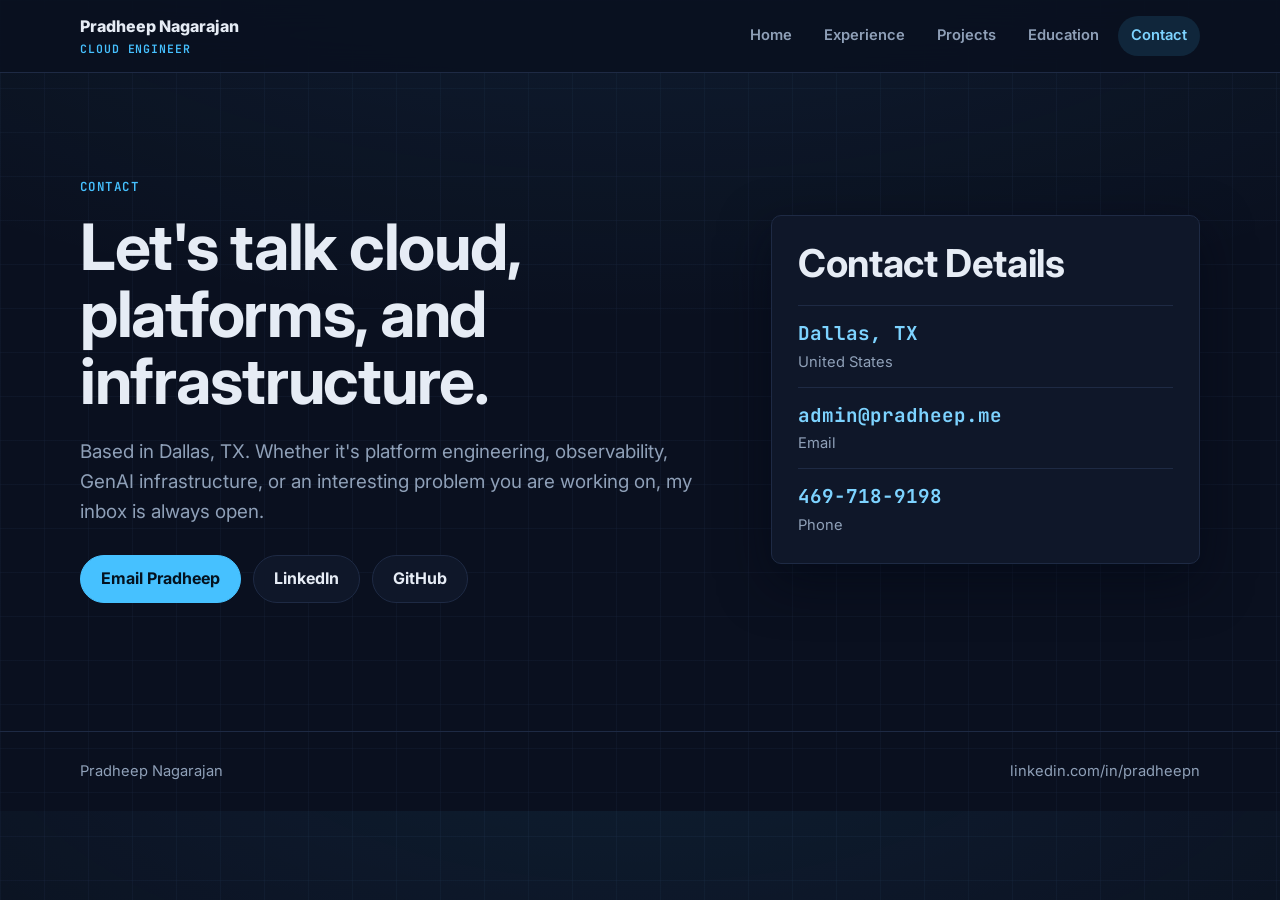
<file: contact.html>
<!doctype html>
<html lang="en">
<head>
  <meta charset="utf-8">
  <meta name="viewport" content="width=device-width, initial-scale=1.0">
  <meta name="description" content="Contact Pradheep Nagarajan, Cloud Engineer in Dallas, TX.">
  <meta property="og:type" content="website">
  <meta property="og:title" content="Contact | Pradheep Nagarajan">
  <meta property="og:description" content="Get in touch about cloud infrastructure, platform engineering, observability, and AI infrastructure.">
  <meta property="og:url" content="https://pradheep.me/contact.html">
  <meta property="og:image" content="https://pradheep.me/dp.jpg">
  <link rel="icon" href="data:image/svg+xml,%3Csvg xmlns='http://www.w3.org/2000/svg' viewBox='0 0 100 100'%3E%3Ctext y='.9em' font-size='90'%3E%E2%98%81%EF%B8%8F%3C/text%3E%3C/svg%3E">
  <title>Contact | Pradheep Nagarajan</title>
  <link rel="preconnect" href="https://fonts.googleapis.com">
  <link rel="preconnect" href="https://fonts.gstatic.com" crossorigin>
  <link href="https://fonts.googleapis.com/css2?family=Inter:wght@400;600;700;800&family=JetBrains+Mono:wght@400;500;700&display=swap" rel="stylesheet">
  <link rel="stylesheet" href="style.css?v=20260706">
</head>
<body>
  <header class="site-header">
    <nav class="nav" aria-label="Primary navigation">
      <a class="brand" href="index.html">Pradheep Nagarajan <span>Cloud Engineer</span></a>
      <div class="nav-links">
        <a href="index.html">Home</a>
        <a href="experience.html">Experience</a>
        <a href="project.html">Projects</a>
        <a href="education.html">Education</a>
        <a class="active" href="contact.html">Contact</a>
      </div>
    </nav>
  </header>

  <main class="page">
    <section class="hero">
      <div>
        <p class="eyebrow">Contact</p>
        <h1>Let's talk cloud, platforms, and infrastructure.</h1>
        <p class="lead">Based in Dallas, TX. Whether it's platform engineering, observability, GenAI infrastructure, or an interesting problem you are working on, my inbox is always open.</p>
        <div class="hero-actions">
          <a class="button primary" href="mailto:admin@pradheep.me">Email Pradheep</a>
          <a class="button secondary" href="https://www.linkedin.com/in/pradheepn/">LinkedIn</a>
          <a class="button secondary" href="https://github.com/npradheep/">GitHub</a>
        </div>
      </div>
      <aside class="hero-card">
        <h2>Contact Details</h2>
        <div class="quick-facts">
          <div class="fact">
            <strong>Dallas, TX</strong>
            <span>United States</span>
          </div>
          <div class="fact">
            <strong>admin@pradheep.me</strong>
            <span>Email</span>
          </div>
          <div class="fact">
            <strong>469-718-9198</strong>
            <span>Phone</span>
          </div>
        </div>
      </aside>
    </section>
  </main>

  <footer class="footer">
    <div class="footer-inner">
      <span>Pradheep Nagarajan</span>
      <span>linkedin.com/in/pradheepn</span>
    </div>
  </footer>
</body>
</html>
</file>
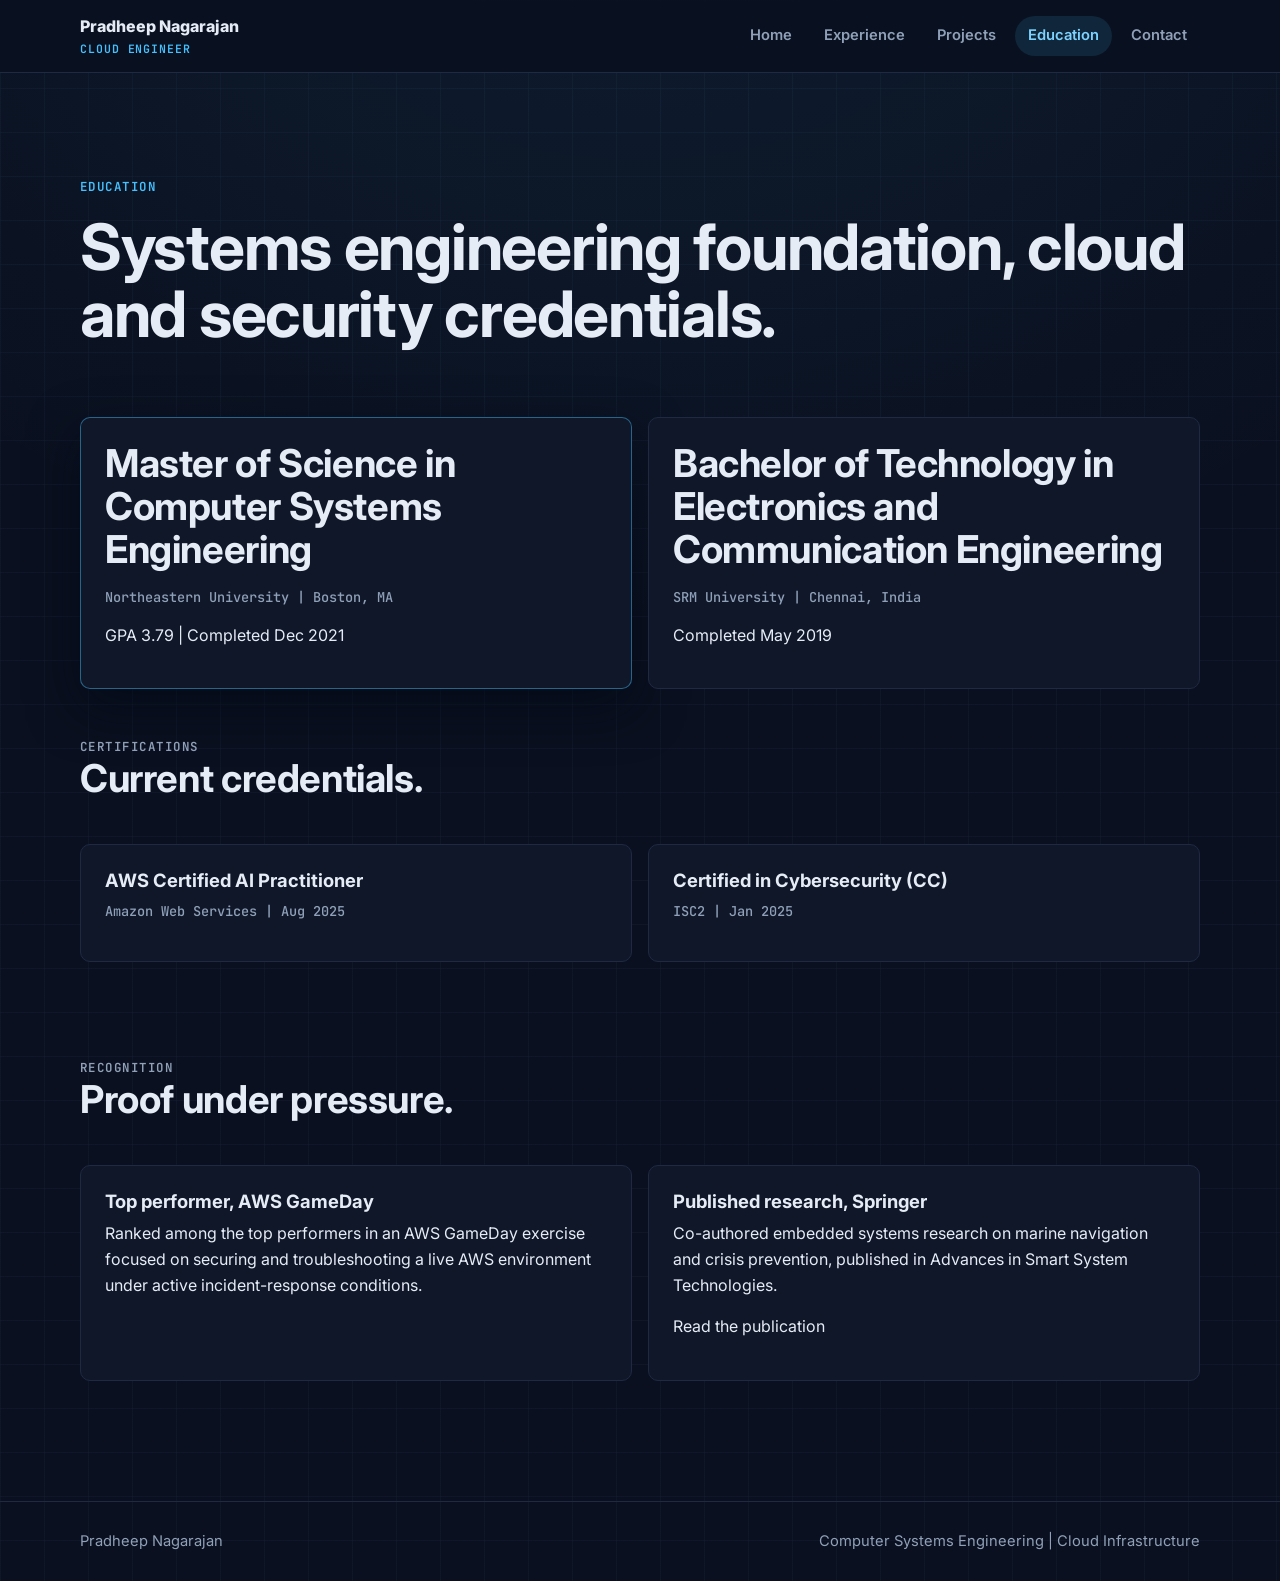
<file: education.html>
<!doctype html>
<html lang="en">
<head>
  <meta charset="utf-8">
  <meta name="viewport" content="width=device-width, initial-scale=1.0">
  <meta name="description" content="Education, certifications, and recognitions for Pradheep Nagarajan.">
  <meta property="og:type" content="website">
  <meta property="og:title" content="Education | Pradheep Nagarajan">
  <meta property="og:description" content="MS Computer Systems Engineering at Northeastern University, AWS and ISC2 certifications, published research.">
  <meta property="og:url" content="https://pradheep.me/education.html">
  <meta property="og:image" content="https://pradheep.me/dp.jpg">
  <link rel="icon" href="data:image/svg+xml,%3Csvg xmlns='http://www.w3.org/2000/svg' viewBox='0 0 100 100'%3E%3Ctext y='.9em' font-size='90'%3E%E2%98%81%EF%B8%8F%3C/text%3E%3C/svg%3E">
  <title>Education | Pradheep Nagarajan</title>
  <link rel="preconnect" href="https://fonts.googleapis.com">
  <link rel="preconnect" href="https://fonts.gstatic.com" crossorigin>
  <link href="https://fonts.googleapis.com/css2?family=Inter:wght@400;600;700;800&family=JetBrains+Mono:wght@400;500;700&display=swap" rel="stylesheet">
  <link rel="stylesheet" href="style.css?v=20260706">
</head>
<body>
  <header class="site-header">
    <nav class="nav" aria-label="Primary navigation">
      <a class="brand" href="index.html">Pradheep Nagarajan <span>Cloud Engineer</span></a>
      <div class="nav-links">
        <a href="index.html">Home</a>
        <a href="experience.html">Experience</a>
        <a href="project.html">Projects</a>
        <a class="active" href="education.html">Education</a>
        <a href="contact.html">Contact</a>
      </div>
    </nav>
  </header>

  <main class="page">
    <section class="section">
      <p class="eyebrow">Education</p>
      <h1>Systems engineering foundation, cloud and security credentials.</h1>
    </section>

    <section class="grid two">
      <article class="card highlight">
        <h2>Master of Science in Computer Systems Engineering</h2>
        <p class="role-meta">Northeastern University | Boston, MA</p>
        <p>GPA 3.79 | Completed Dec 2021</p>
      </article>

      <article class="card">
        <h2>Bachelor of Technology in Electronics and Communication Engineering</h2>
        <p class="role-meta">SRM University | Chennai, India</p>
        <p>Completed May 2019</p>
      </article>
    </section>

    <section class="section">
      <div class="section-header">
        <div>
          <p class="eyebrow">Certifications</p>
          <h2>Current credentials.</h2>
        </div>
      </div>
      <div class="grid two">
        <article class="card">
          <h3>AWS Certified AI Practitioner</h3>
          <p class="role-meta">Amazon Web Services | Aug 2025</p>
        </article>
        <article class="card">
          <h3>Certified in Cybersecurity (CC)</h3>
          <p class="role-meta">ISC2 | Jan 2025</p>
        </article>
      </div>
    </section>

    <section class="section">
      <div class="section-header">
        <div>
          <p class="eyebrow">Recognition</p>
          <h2>Proof under pressure.</h2>
        </div>
      </div>
      <div class="grid two">
        <article class="card">
          <h3>Top performer, AWS GameDay</h3>
          <p>Ranked among the top performers in an AWS GameDay exercise focused on securing and troubleshooting a live AWS environment under active incident-response conditions.</p>
        </article>
        <article class="card">
          <h3>Published research, Springer</h3>
          <p>Co-authored embedded systems research on marine navigation and crisis prevention, published in Advances in Smart System Technologies.</p>
          <p><a href="https://doi.org/10.1007/978-981-15-5029-4_35">Read the publication</a></p>
        </article>
      </div>
    </section>
  </main>

  <footer class="footer">
    <div class="footer-inner">
      <span>Pradheep Nagarajan</span>
      <span>Computer Systems Engineering | Cloud Infrastructure</span>
    </div>
  </footer>
</body>
</html>
</file>
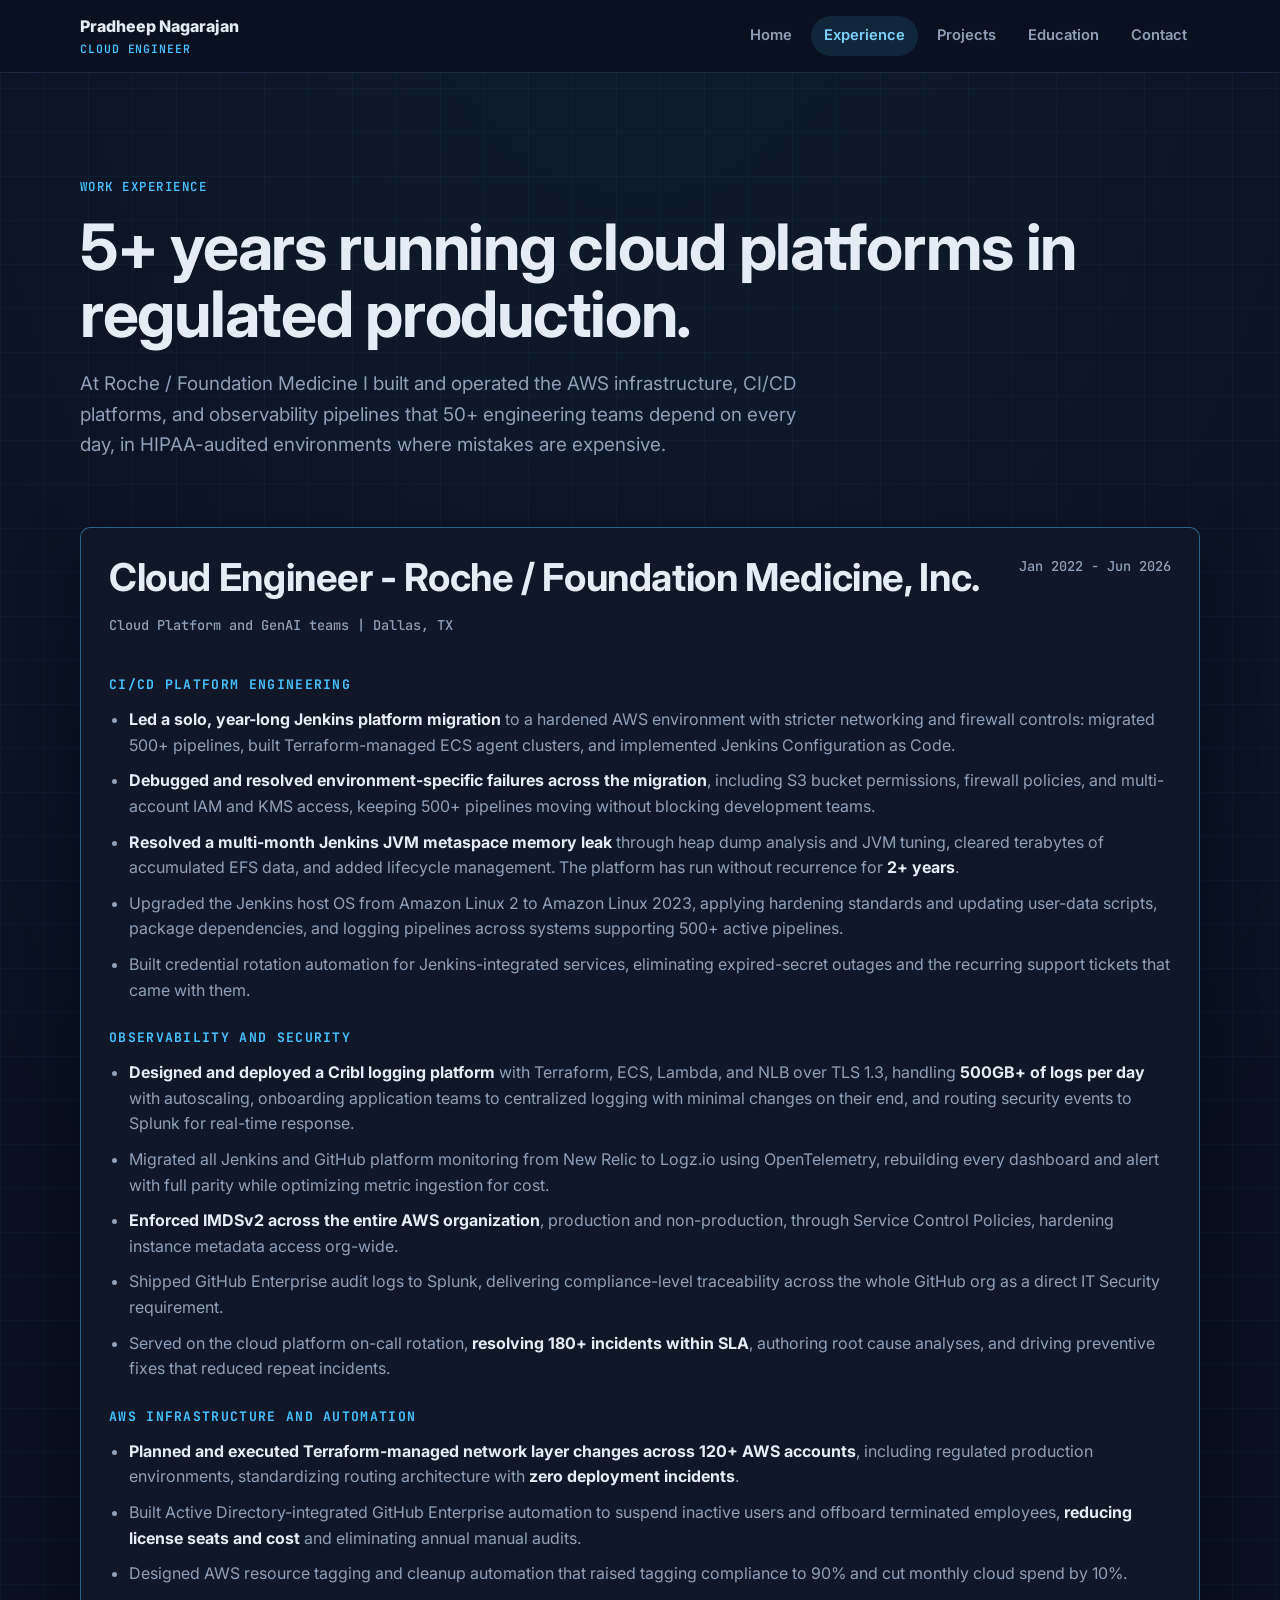
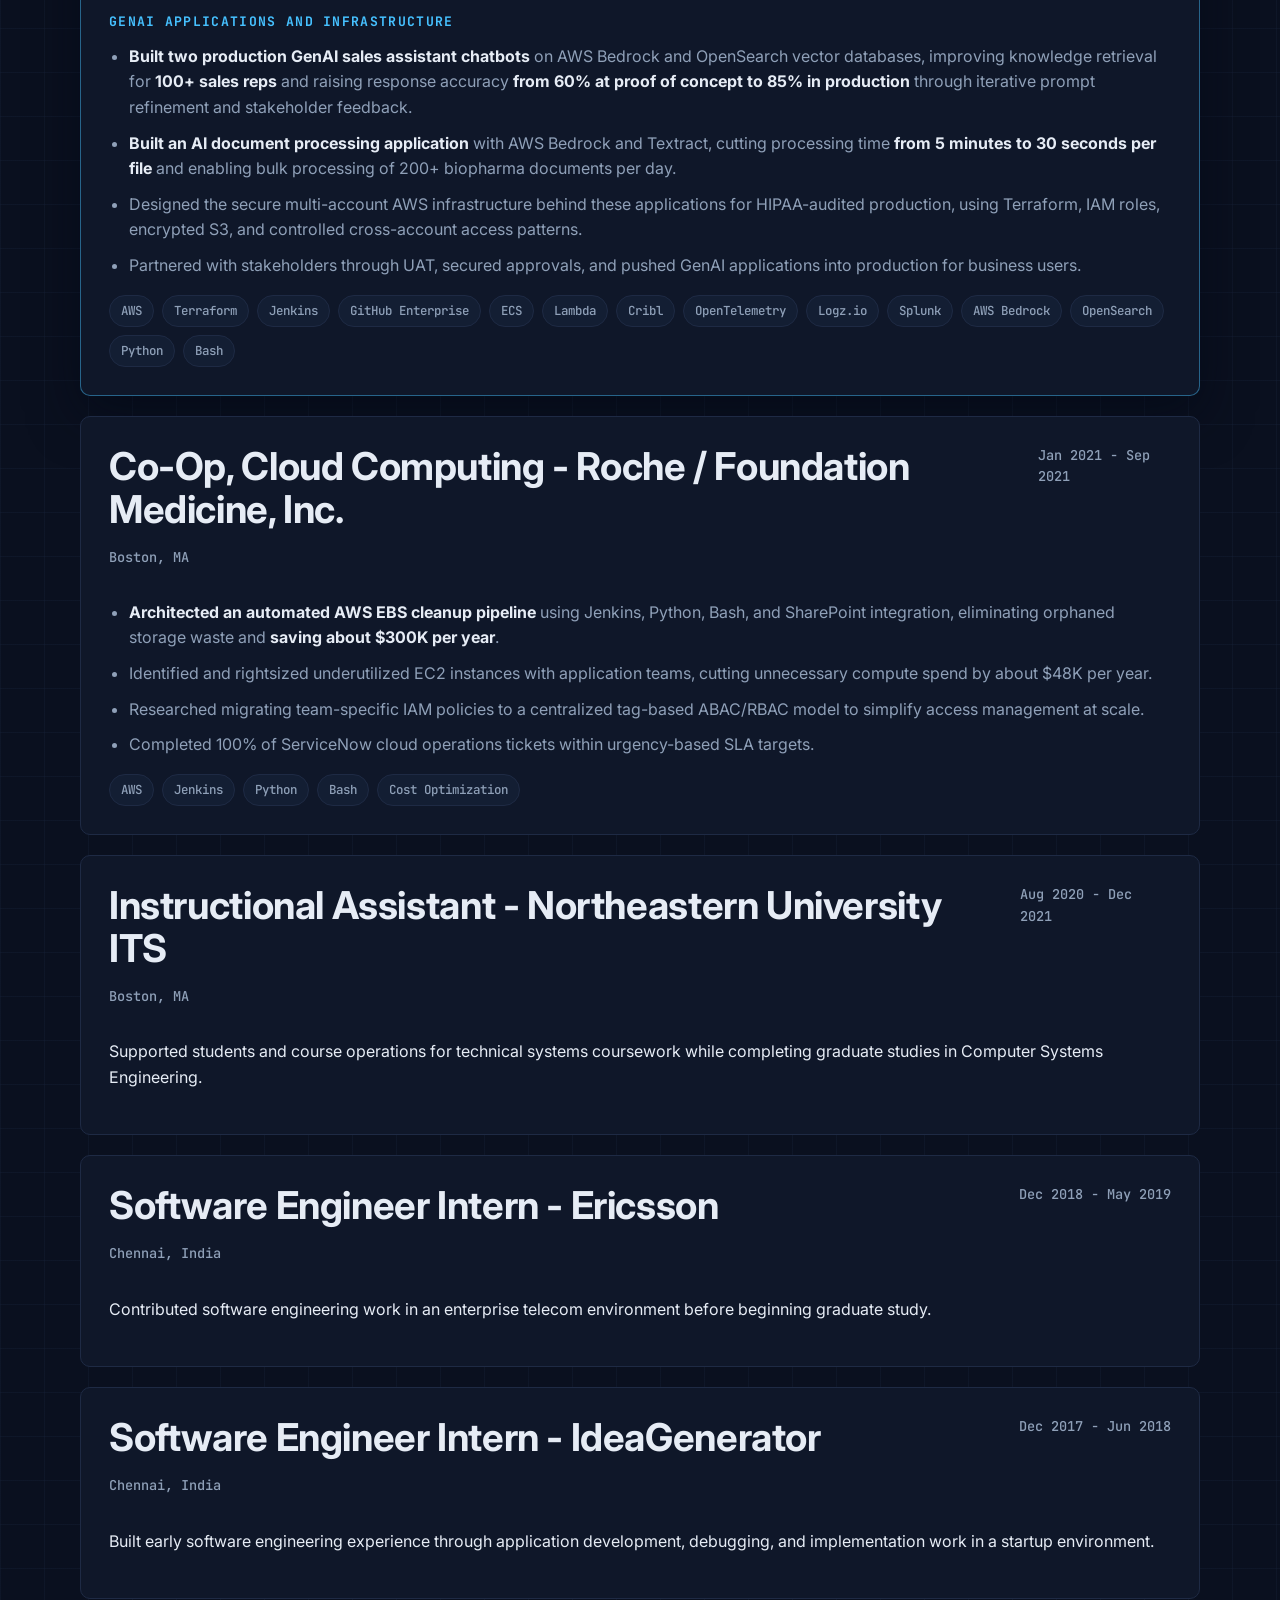
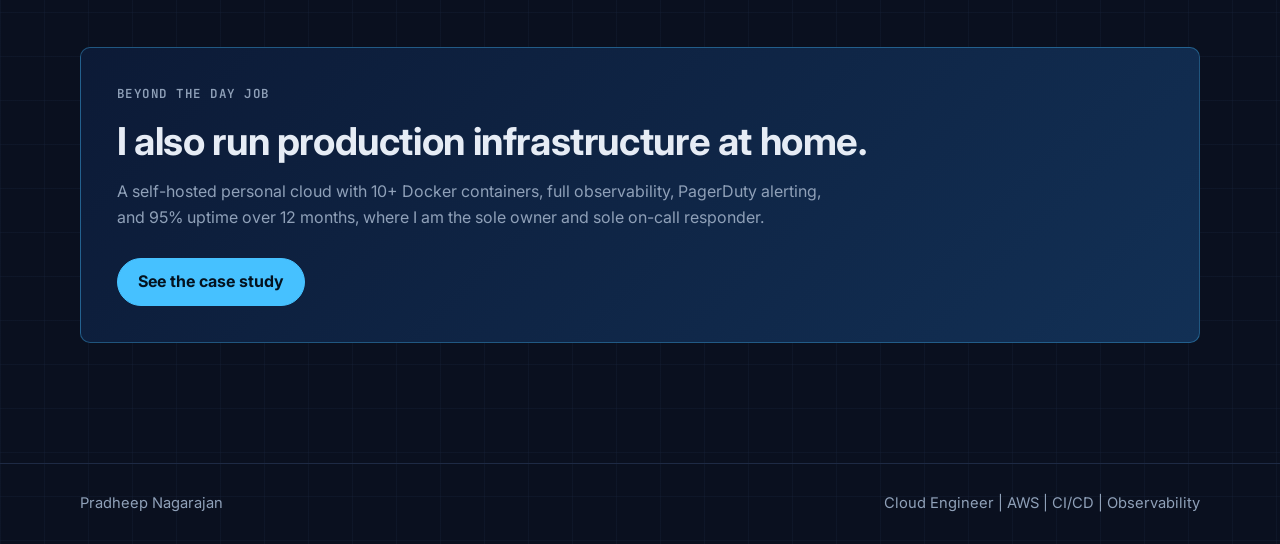
<file: experience.html>
<!doctype html>
<html lang="en">
<head>
  <meta charset="utf-8">
  <meta name="viewport" content="width=device-width, initial-scale=1.0">
  <meta name="description" content="Pradheep Nagarajan work experience: cloud platform engineering, CI/CD, AWS infrastructure, observability, security, and GenAI applications at Roche / Foundation Medicine.">
  <meta property="og:type" content="website">
  <meta property="og:title" content="Experience | Pradheep Nagarajan">
  <meta property="og:description" content="5+ years of cloud platform engineering: 500+ pipelines migrated, 120+ AWS accounts, 500GB+/day observability, production GenAI.">
  <meta property="og:url" content="https://pradheep.me/experience.html">
  <meta property="og:image" content="https://pradheep.me/dp.jpg">
  <link rel="icon" href="data:image/svg+xml,%3Csvg xmlns='http://www.w3.org/2000/svg' viewBox='0 0 100 100'%3E%3Ctext y='.9em' font-size='90'%3E%E2%98%81%EF%B8%8F%3C/text%3E%3C/svg%3E">
  <title>Experience | Pradheep Nagarajan</title>
  <link rel="preconnect" href="https://fonts.googleapis.com">
  <link rel="preconnect" href="https://fonts.gstatic.com" crossorigin>
  <link href="https://fonts.googleapis.com/css2?family=Inter:wght@400;600;700;800&family=JetBrains+Mono:wght@400;500;700&display=swap" rel="stylesheet">
  <link rel="stylesheet" href="style.css?v=20260706">
</head>
<body>
  <header class="site-header">
    <nav class="nav" aria-label="Primary navigation">
      <a class="brand" href="index.html">Pradheep Nagarajan <span>Cloud Engineer</span></a>
      <div class="nav-links">
        <a href="index.html">Home</a>
        <a class="active" href="experience.html">Experience</a>
        <a href="project.html">Projects</a>
        <a href="education.html">Education</a>
        <a href="contact.html">Contact</a>
      </div>
    </nav>
  </header>

  <main class="page">
    <section class="section">
      <p class="eyebrow">Work Experience</p>
      <h1>5+ years running cloud platforms in regulated production.</h1>
      <p class="lead">At Roche / Foundation Medicine I built and operated the AWS infrastructure, CI/CD platforms, and observability pipelines that 50+ engineering teams depend on every day, in HIPAA-audited environments where mistakes are expensive.</p>
    </section>

    <section class="timeline" aria-label="Professional timeline">
      <article class="role highlight">
        <div class="role-header">
          <div>
            <h2>Cloud Engineer - Roche / Foundation Medicine, Inc.</h2>
            <p class="role-meta">Cloud Platform and GenAI teams | Dallas, TX</p>
          </div>
          <p class="role-meta">Jan 2022 - Jun 2026</p>
        </div>

        <h3>CI/CD Platform Engineering</h3>
        <ul>
          <li><strong>Led a solo, year-long Jenkins platform migration</strong> to a hardened AWS environment with stricter networking and firewall controls: migrated 500+ pipelines, built Terraform-managed ECS agent clusters, and implemented Jenkins Configuration as Code.</li>
          <li><strong>Debugged and resolved environment-specific failures across the migration</strong>, including S3 bucket permissions, firewall policies, and multi-account IAM and KMS access, keeping 500+ pipelines moving without blocking development teams.</li>
          <li><strong>Resolved a multi-month Jenkins JVM metaspace memory leak</strong> through heap dump analysis and JVM tuning, cleared terabytes of accumulated EFS data, and added lifecycle management. The platform has run without recurrence for <strong>2+ years</strong>.</li>
          <li>Upgraded the Jenkins host OS from Amazon Linux 2 to Amazon Linux 2023, applying hardening standards and updating user-data scripts, package dependencies, and logging pipelines across systems supporting 500+ active pipelines.</li>
          <li>Built credential rotation automation for Jenkins-integrated services, eliminating expired-secret outages and the recurring support tickets that came with them.</li>
        </ul>

        <h3>Observability and Security</h3>
        <ul>
          <li><strong>Designed and deployed a Cribl logging platform</strong> with Terraform, ECS, Lambda, and NLB over TLS 1.3, handling <strong>500GB+ of logs per day</strong> with autoscaling, onboarding application teams to centralized logging with minimal changes on their end, and routing security events to Splunk for real-time response.</li>
          <li>Migrated all Jenkins and GitHub platform monitoring from New Relic to Logz.io using OpenTelemetry, rebuilding every dashboard and alert with full parity while optimizing metric ingestion for cost.</li>
          <li><strong>Enforced IMDSv2 across the entire AWS organization</strong>, production and non-production, through Service Control Policies, hardening instance metadata access org-wide.</li>
          <li>Shipped GitHub Enterprise audit logs to Splunk, delivering compliance-level traceability across the whole GitHub org as a direct IT Security requirement.</li>
          <li>Served on the cloud platform on-call rotation, <strong>resolving 180+ incidents within SLA</strong>, authoring root cause analyses, and driving preventive fixes that reduced repeat incidents.</li>
        </ul>

        <h3>AWS Infrastructure and Automation</h3>
        <ul>
          <li><strong>Planned and executed Terraform-managed network layer changes across 120+ AWS accounts</strong>, including regulated production environments, standardizing routing architecture with <strong>zero deployment incidents</strong>.</li>
          <li>Built Active Directory-integrated GitHub Enterprise automation to suspend inactive users and offboard terminated employees, <strong>reducing license seats and cost</strong> and eliminating annual manual audits.</li>
          <li>Designed AWS resource tagging and cleanup automation that raised tagging compliance to 90% and cut monthly cloud spend by 10%.</li>
        </ul>

        <h3>GenAI Applications and Infrastructure</h3>
        <ul>
          <li><strong>Built two production GenAI sales assistant chatbots</strong> on AWS Bedrock and OpenSearch vector databases, improving knowledge retrieval for <strong>100+ sales reps</strong> and raising response accuracy <strong>from 60% at proof of concept to 85% in production</strong> through iterative prompt refinement and stakeholder feedback.</li>
          <li><strong>Built an AI document processing application</strong> with AWS Bedrock and Textract, cutting processing time <strong>from 5 minutes to 30 seconds per file</strong> and enabling bulk processing of 200+ biopharma documents per day.</li>
          <li>Designed the secure multi-account AWS infrastructure behind these applications for HIPAA-audited production, using Terraform, IAM roles, encrypted S3, and controlled cross-account access patterns.</li>
          <li>Partnered with stakeholders through UAT, secured approvals, and pushed GenAI applications into production for business users.</li>
        </ul>

        <div class="tags">
          <span class="tag">AWS</span>
          <span class="tag">Terraform</span>
          <span class="tag">Jenkins</span>
          <span class="tag">GitHub Enterprise</span>
          <span class="tag">ECS</span>
          <span class="tag">Lambda</span>
          <span class="tag">Cribl</span>
          <span class="tag">OpenTelemetry</span>
          <span class="tag">Logz.io</span>
          <span class="tag">Splunk</span>
          <span class="tag">AWS Bedrock</span>
          <span class="tag">OpenSearch</span>
          <span class="tag">Python</span>
          <span class="tag">Bash</span>
        </div>
      </article>

      <article class="role">
        <div class="role-header">
          <div>
            <h2>Co-Op, Cloud Computing - Roche / Foundation Medicine, Inc.</h2>
            <p class="role-meta">Boston, MA</p>
          </div>
          <p class="role-meta">Jan 2021 - Sep 2021</p>
        </div>
        <ul>
          <li><strong>Architected an automated AWS EBS cleanup pipeline</strong> using Jenkins, Python, Bash, and SharePoint integration, eliminating orphaned storage waste and <strong>saving about $300K per year</strong>.</li>
          <li>Identified and rightsized underutilized EC2 instances with application teams, cutting unnecessary compute spend by about $48K per year.</li>
          <li>Researched migrating team-specific IAM policies to a centralized tag-based ABAC/RBAC model to simplify access management at scale.</li>
          <li>Completed 100% of ServiceNow cloud operations tickets within urgency-based SLA targets.</li>
        </ul>
        <div class="tags">
          <span class="tag">AWS</span>
          <span class="tag">Jenkins</span>
          <span class="tag">Python</span>
          <span class="tag">Bash</span>
          <span class="tag">Cost Optimization</span>
        </div>
      </article>

      <article class="role">
        <div class="role-header">
          <div>
            <h2>Instructional Assistant - Northeastern University ITS</h2>
            <p class="role-meta">Boston, MA</p>
          </div>
          <p class="role-meta">Aug 2020 - Dec 2021</p>
        </div>
        <p>Supported students and course operations for technical systems coursework while completing graduate studies in Computer Systems Engineering.</p>
      </article>

      <article class="role">
        <div class="role-header">
          <div>
            <h2>Software Engineer Intern - Ericsson</h2>
            <p class="role-meta">Chennai, India</p>
          </div>
          <p class="role-meta">Dec 2018 - May 2019</p>
        </div>
        <p>Contributed software engineering work in an enterprise telecom environment before beginning graduate study.</p>
      </article>

      <article class="role">
        <div class="role-header">
          <div>
            <h2>Software Engineer Intern - IdeaGenerator</h2>
            <p class="role-meta">Chennai, India</p>
          </div>
          <p class="role-meta">Dec 2017 - Jun 2018</p>
        </div>
        <p>Built early software engineering experience through application development, debugging, and implementation work in a startup environment.</p>
      </article>
    </section>

    <section class="section">
      <div class="callout">
        <p class="eyebrow">Beyond the Day Job</p>
        <h2>I also run production infrastructure at home.</h2>
        <p>A self-hosted personal cloud with 10+ Docker containers, full observability, PagerDuty alerting, and 95% uptime over 12 months, where I am the sole owner and sole on-call responder.</p>
        <div class="button-row">
          <a class="button primary" href="project.html#personal-cloud">See the case study</a>
        </div>
      </div>
    </section>
  </main>

  <footer class="footer">
    <div class="footer-inner">
      <span>Pradheep Nagarajan</span>
      <span>Cloud Engineer | AWS | CI/CD | Observability</span>
    </div>
  </footer>
</body>
</html>
</file>
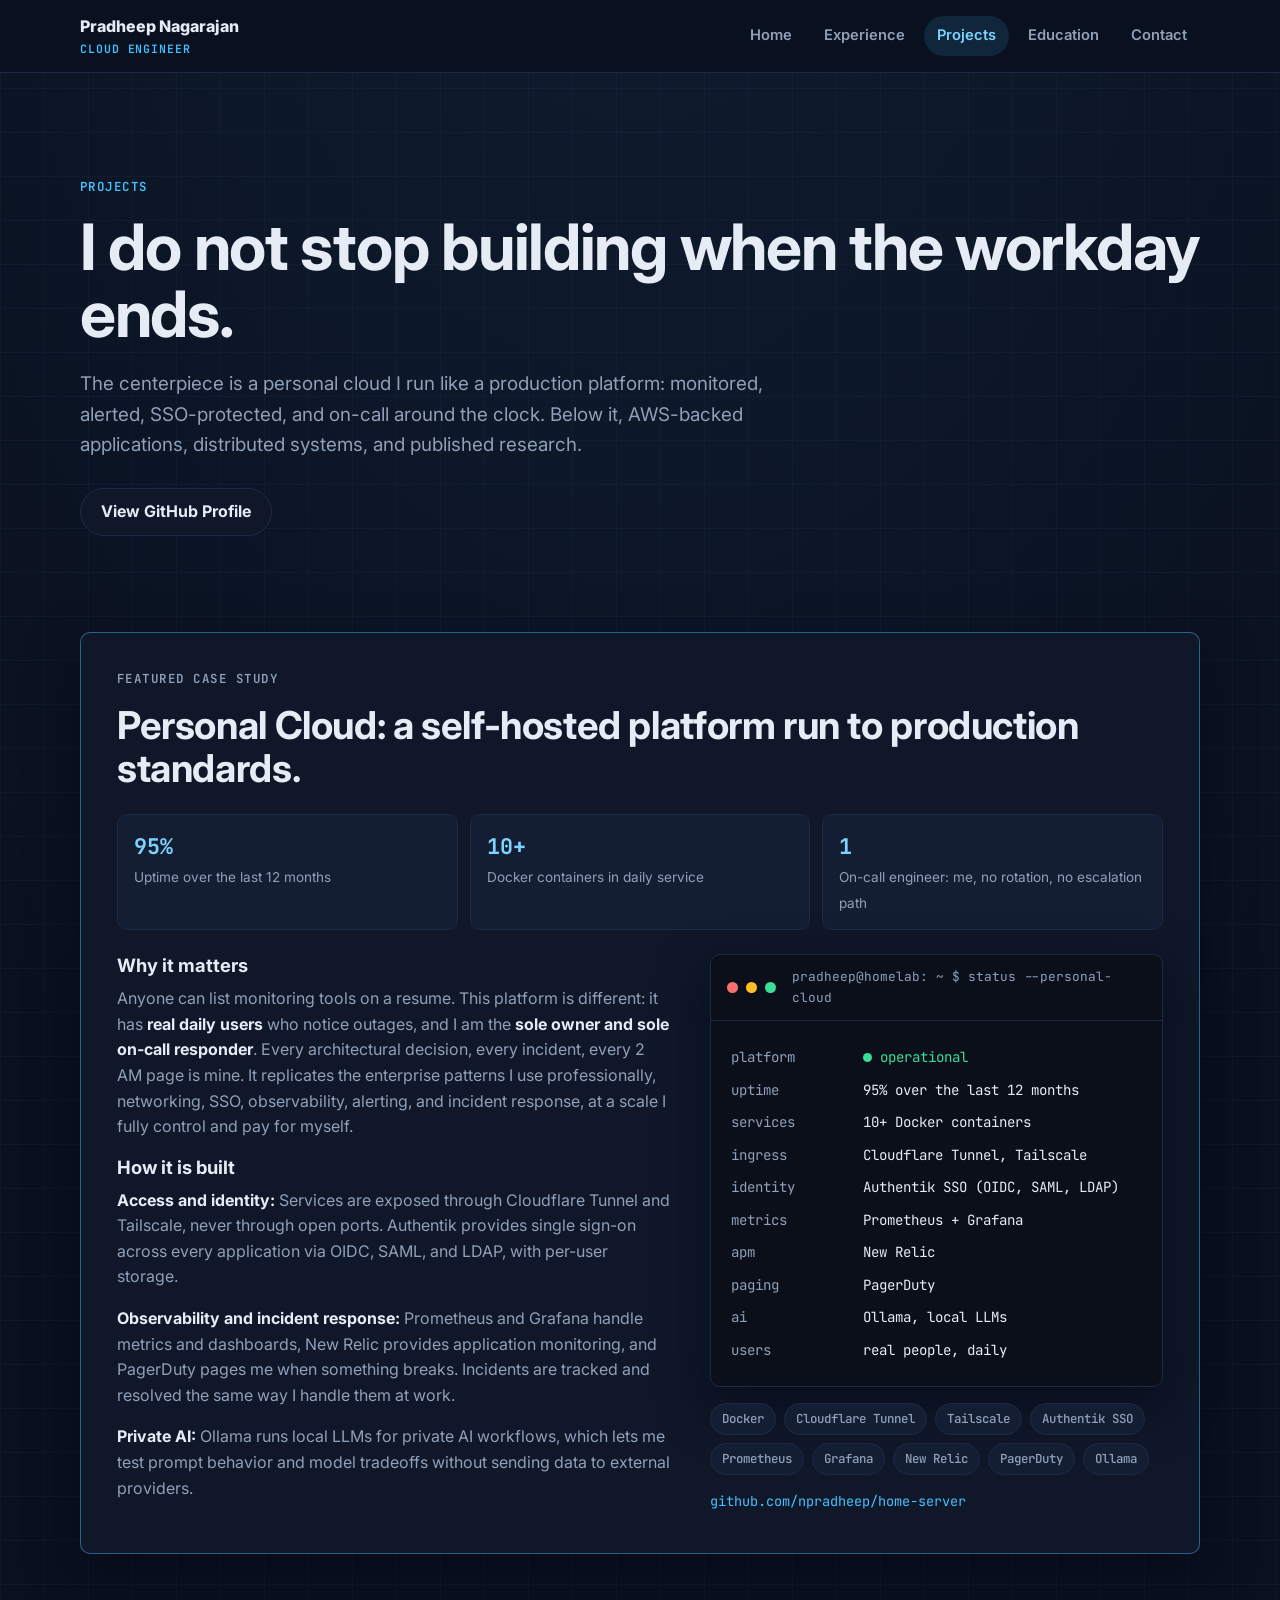
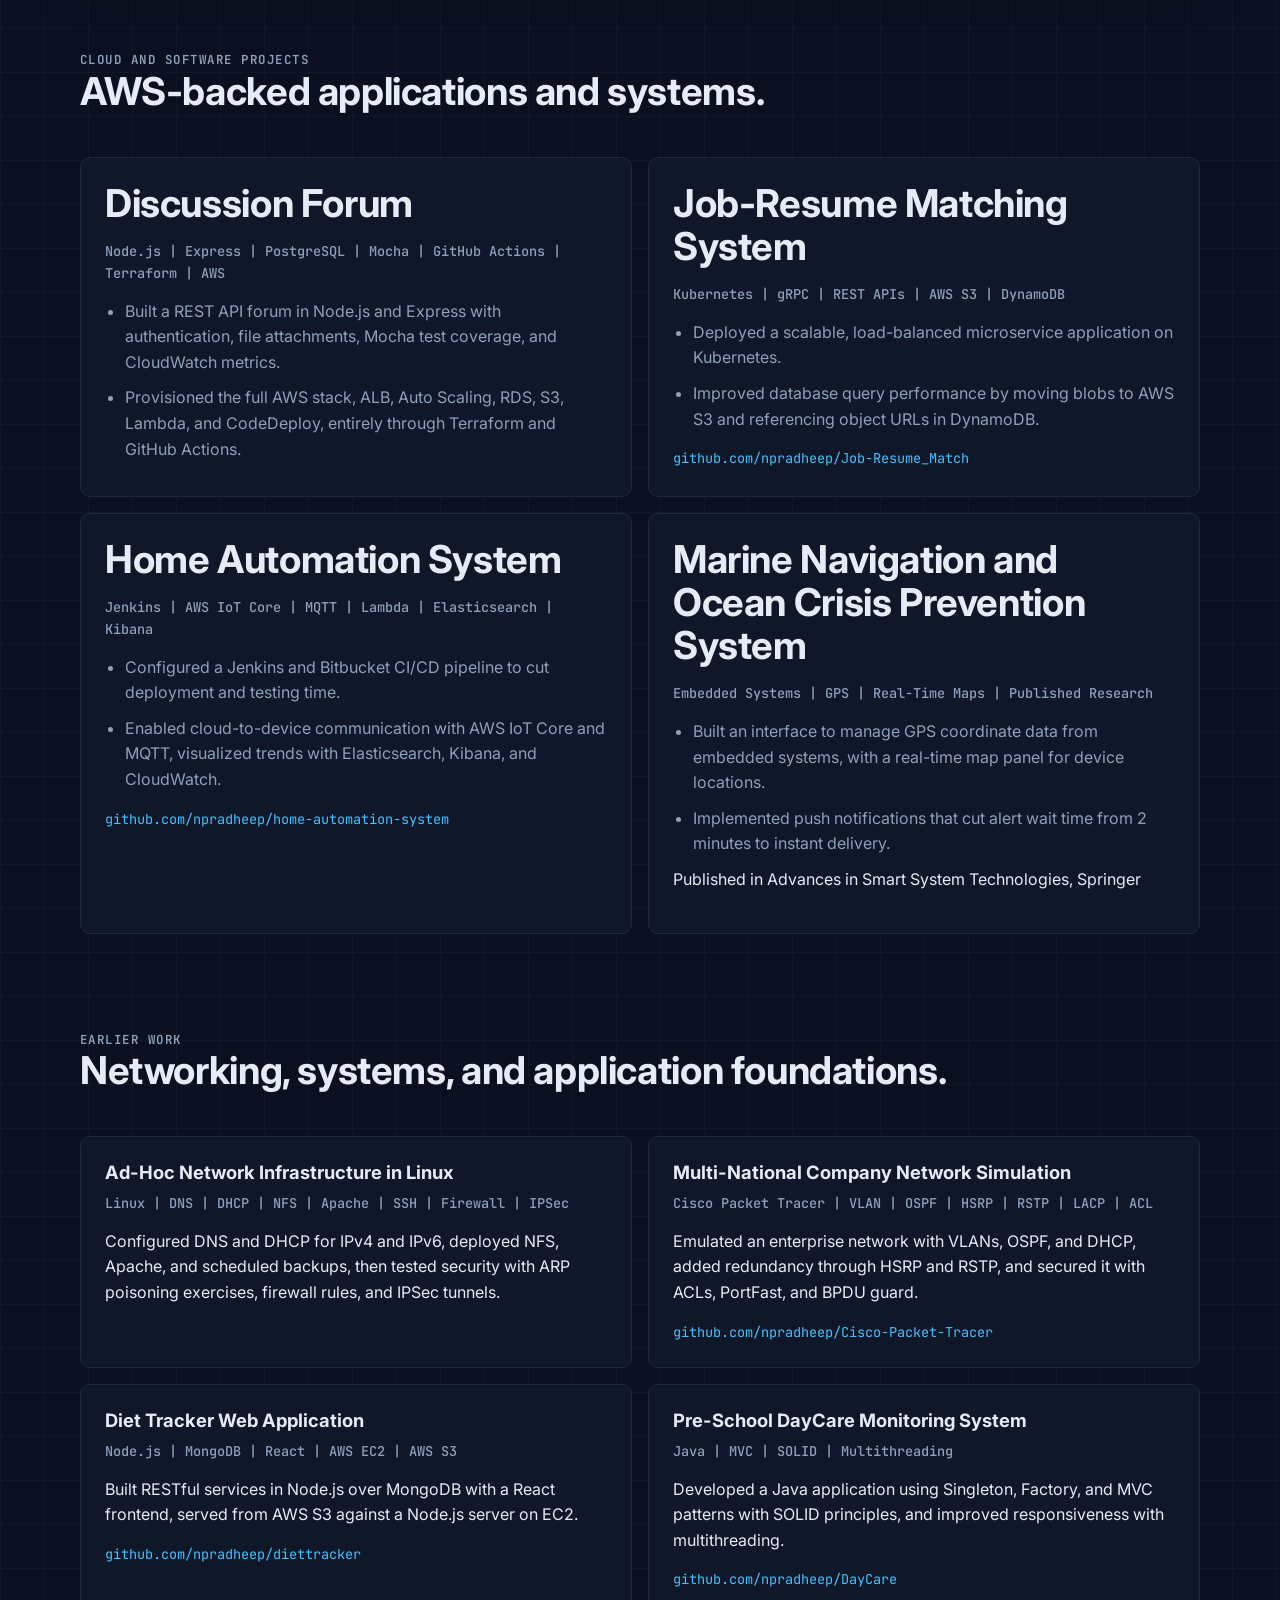
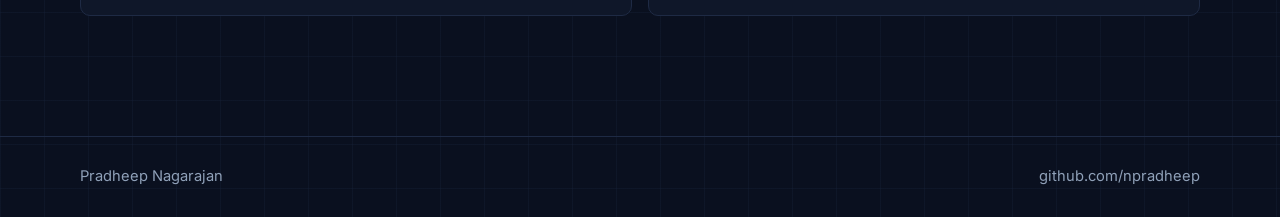
<file: project.html>
<!doctype html>
<html lang="en">
<head>
  <meta charset="utf-8">
  <meta name="viewport" content="width=device-width, initial-scale=1.0">
  <meta name="description" content="Projects by Pradheep Nagarajan: a production-grade personal cloud platform, AWS-backed applications, distributed systems, and published embedded systems research.">
  <meta property="og:type" content="website">
  <meta property="og:title" content="Projects | Pradheep Nagarajan">
  <meta property="og:description" content="A production-grade personal cloud with 95% uptime over 12 months, plus AWS-backed applications and published research.">
  <meta property="og:url" content="https://pradheep.me/project.html">
  <meta property="og:image" content="https://pradheep.me/dp.jpg">
  <link rel="icon" href="data:image/svg+xml,%3Csvg xmlns='http://www.w3.org/2000/svg' viewBox='0 0 100 100'%3E%3Ctext y='.9em' font-size='90'%3E%E2%98%81%EF%B8%8F%3C/text%3E%3C/svg%3E">
  <title>Projects | Pradheep Nagarajan</title>
  <link rel="preconnect" href="https://fonts.googleapis.com">
  <link rel="preconnect" href="https://fonts.gstatic.com" crossorigin>
  <link href="https://fonts.googleapis.com/css2?family=Inter:wght@400;600;700;800&family=JetBrains+Mono:wght@400;500;700&display=swap" rel="stylesheet">
  <link rel="stylesheet" href="style.css?v=20260706">
</head>
<body>
  <header class="site-header">
    <nav class="nav" aria-label="Primary navigation">
      <a class="brand" href="index.html">Pradheep Nagarajan <span>Cloud Engineer</span></a>
      <div class="nav-links">
        <a href="index.html">Home</a>
        <a href="experience.html">Experience</a>
        <a class="active" href="project.html">Projects</a>
        <a href="education.html">Education</a>
        <a href="contact.html">Contact</a>
      </div>
    </nav>
  </header>

  <main class="page">
    <section class="section">
      <p class="eyebrow">Projects</p>
      <h1>I do not stop building when the workday ends.</h1>
      <p class="lead">The centerpiece is a personal cloud I run like a production platform: monitored, alerted, SSO-protected, and on-call around the clock. Below it, AWS-backed applications, distributed systems, and published research.</p>
      <div class="button-row">
        <a class="button secondary" href="https://github.com/npradheep/">View GitHub Profile</a>
      </div>
    </section>

    <section class="section" id="personal-cloud">
      <article class="case-study">
        <p class="eyebrow">Featured Case Study</p>
        <h2>Personal Cloud: a self-hosted platform run to production standards.</h2>
        <div class="case-stats">
          <div class="case-stat">
            <strong>95%</strong>
            <span>Uptime over the last 12 months</span>
          </div>
          <div class="case-stat">
            <strong>10+</strong>
            <span>Docker containers in daily service</span>
          </div>
          <div class="case-stat">
            <strong>1</strong>
            <span>On-call engineer: me, no rotation, no escalation path</span>
          </div>
        </div>
        <div class="case-study-grid">
          <div>
            <h3>Why it matters</h3>
            <p>Anyone can list monitoring tools on a resume. This platform is different: it has <strong>real daily users</strong> who notice outages, and I am the <strong>sole owner and sole on-call responder</strong>. Every architectural decision, every incident, every 2 AM page is mine. It replicates the enterprise patterns I use professionally, networking, SSO, observability, alerting, and incident response, at a scale I fully control and pay for myself.</p>
            <h3>How it is built</h3>
            <p><strong>Access and identity:</strong> Services are exposed through Cloudflare Tunnel and Tailscale, never through open ports. Authentik provides single sign-on across every application via OIDC, SAML, and LDAP, with per-user storage.</p>
            <p><strong>Observability and incident response:</strong> Prometheus and Grafana handle metrics and dashboards, New Relic provides application monitoring, and PagerDuty pages me when something breaks. Incidents are tracked and resolved the same way I handle them at work.</p>
            <p><strong>Private AI:</strong> Ollama runs local LLMs for private AI workflows, which lets me test prompt behavior and model tradeoffs without sending data to external providers.</p>
          </div>
          <div>
            <div class="terminal" aria-label="Personal cloud status">
              <div class="terminal-bar">
                <span class="dot red"></span><span class="dot amber"></span><span class="dot green"></span>
                <span class="terminal-title">pradheep@homelab: ~ $ status --personal-cloud</span>
              </div>
              <div class="terminal-body">
                <div class="term-line"><span class="key">platform</span><span class="val ok"><span class="pulse"></span>operational</span></div>
                <div class="term-line"><span class="key">uptime</span><span class="val">95% over the last 12 months</span></div>
                <div class="term-line"><span class="key">services</span><span class="val">10+ Docker containers</span></div>
                <div class="term-line"><span class="key">ingress</span><span class="val">Cloudflare Tunnel, Tailscale</span></div>
                <div class="term-line"><span class="key">identity</span><span class="val">Authentik SSO (OIDC, SAML, LDAP)</span></div>
                <div class="term-line"><span class="key">metrics</span><span class="val">Prometheus + Grafana</span></div>
                <div class="term-line"><span class="key">apm</span><span class="val">New Relic</span></div>
                <div class="term-line"><span class="key">paging</span><span class="val">PagerDuty</span></div>
                <div class="term-line"><span class="key">ai</span><span class="val">Ollama, local LLMs</span></div>
                <div class="term-line"><span class="key">users</span><span class="val">real people, daily</span></div>
              </div>
            </div>
            <div class="tags">
              <span class="tag">Docker</span>
              <span class="tag">Cloudflare Tunnel</span>
              <span class="tag">Tailscale</span>
              <span class="tag">Authentik SSO</span>
              <span class="tag">Prometheus</span>
              <span class="tag">Grafana</span>
              <span class="tag">New Relic</span>
              <span class="tag">PagerDuty</span>
              <span class="tag">Ollama</span>
            </div>
            <p class="repo-link"><a href="https://github.com/npradheep/home-server">github.com/npradheep/home-server</a></p>
          </div>
        </div>
      </article>
    </section>

    <section class="section">
      <div class="section-header">
        <div>
          <p class="eyebrow">Cloud and Software Projects</p>
          <h2>AWS-backed applications and systems.</h2>
        </div>
      </div>
      <div class="grid two" aria-label="Projects">
        <article class="card project">
          <h2>Discussion Forum</h2>
          <p class="role-meta">Node.js | Express | PostgreSQL | Mocha | GitHub Actions | Terraform | AWS</p>
          <ul>
            <li>Built a REST API forum in Node.js and Express with authentication, file attachments, Mocha test coverage, and CloudWatch metrics.</li>
            <li>Provisioned the full AWS stack, ALB, Auto Scaling, RDS, S3, Lambda, and CodeDeploy, entirely through Terraform and GitHub Actions.</li>
          </ul>
        </article>

        <article class="card project">
          <h2>Job-Resume Matching System</h2>
          <p class="role-meta">Kubernetes | gRPC | REST APIs | AWS S3 | DynamoDB</p>
          <ul>
            <li>Deployed a scalable, load-balanced microservice application on Kubernetes.</li>
            <li>Improved database query performance by moving blobs to AWS S3 and referencing object URLs in DynamoDB.</li>
          </ul>
          <p class="repo-link"><a href="https://github.com/npradheep/Job-Resume_Match">github.com/npradheep/Job-Resume_Match</a></p>
        </article>

        <article class="card project">
          <h2>Home Automation System</h2>
          <p class="role-meta">Jenkins | AWS IoT Core | MQTT | Lambda | Elasticsearch | Kibana</p>
          <ul>
            <li>Configured a Jenkins and Bitbucket CI/CD pipeline to cut deployment and testing time.</li>
            <li>Enabled cloud-to-device communication with AWS IoT Core and MQTT, visualized trends with Elasticsearch, Kibana, and CloudWatch.</li>
          </ul>
          <p class="repo-link"><a href="https://github.com/npradheep/home-automation-system">github.com/npradheep/home-automation-system</a></p>
        </article>

        <article class="card project">
          <h2>Marine Navigation and Ocean Crisis Prevention System</h2>
          <p class="role-meta">Embedded Systems | GPS | Real-Time Maps | Published Research</p>
          <ul>
            <li>Built an interface to manage GPS coordinate data from embedded systems, with a real-time map panel for device locations.</li>
            <li>Implemented push notifications that cut alert wait time from 2 minutes to instant delivery.</li>
          </ul>
          <p><a href="https://doi.org/10.1007/978-981-15-5029-4_35">Published in Advances in Smart System Technologies, Springer</a></p>
        </article>
      </div>
    </section>

    <section class="section">
      <div class="section-header">
        <div>
          <p class="eyebrow">Earlier Work</p>
          <h2>Networking, systems, and application foundations.</h2>
        </div>
      </div>
      <div class="grid two">
        <article class="card project">
          <h3>Ad-Hoc Network Infrastructure in Linux</h3>
          <p class="role-meta">Linux | DNS | DHCP | NFS | Apache | SSH | Firewall | IPSec</p>
          <p>Configured DNS and DHCP for IPv4 and IPv6, deployed NFS, Apache, and scheduled backups, then tested security with ARP poisoning exercises, firewall rules, and IPSec tunnels.</p>
        </article>
        <article class="card project">
          <h3>Multi-National Company Network Simulation</h3>
          <p class="role-meta">Cisco Packet Tracer | VLAN | OSPF | HSRP | RSTP | LACP | ACL</p>
          <p>Emulated an enterprise network with VLANs, OSPF, and DHCP, added redundancy through HSRP and RSTP, and secured it with ACLs, PortFast, and BPDU guard.</p>
          <p class="repo-link"><a href="https://github.com/npradheep/Cisco-Packet-Tracer">github.com/npradheep/Cisco-Packet-Tracer</a></p>
        </article>
        <article class="card project">
          <h3>Diet Tracker Web Application</h3>
          <p class="role-meta">Node.js | MongoDB | React | AWS EC2 | AWS S3</p>
          <p>Built RESTful services in Node.js over MongoDB with a React frontend, served from AWS S3 against a Node.js server on EC2.</p>
          <p class="repo-link"><a href="https://github.com/npradheep/diettracker">github.com/npradheep/diettracker</a></p>
        </article>
        <article class="card project">
          <h3>Pre-School DayCare Monitoring System</h3>
          <p class="role-meta">Java | MVC | SOLID | Multithreading</p>
          <p>Developed a Java application using Singleton, Factory, and MVC patterns with SOLID principles, and improved responsiveness with multithreading.</p>
          <p class="repo-link"><a href="https://github.com/npradheep/DayCare">github.com/npradheep/DayCare</a></p>
        </article>
      </div>
    </section>
  </main>

  <footer class="footer">
    <div class="footer-inner">
      <span>Pradheep Nagarajan</span>
      <a href="https://github.com/npradheep/">github.com/npradheep</a>
    </div>
  </footer>
</body>
</html>
</file>
<file: style.css>
:root {
  color-scheme: dark;
  --bg: #0a101f;
  --surface: #0f1729;
  --surface-strong: #131e33;
  --terminal: #0a0f1a;
  --text: #e6ecf5;
  --muted: #8fa0b8;
  --line: #1e2a44;
  --accent: #46c1ff;
  --accent-strong: #7dd3ff;
  --accent-soft: rgba(70, 193, 255, 0.12);
  --green: #3ddc97;
  --amber: #fbbf24;
  --red: #f87171;
  --shadow: 0 18px 50px rgba(2, 8, 20, 0.55);
  --radius: 10px;
  --max: 1120px;
  --mono: "JetBrains Mono", ui-monospace, "Cascadia Code", Consolas, monospace;
}

* {
  box-sizing: border-box;
}

html {
  scroll-behavior: smooth;
}

body {
  margin: 0;
  background: var(--bg);
  background-image:
    radial-gradient(ellipse 80% 50% at 50% -10%, rgba(70, 193, 255, 0.08), transparent),
    linear-gradient(rgba(30, 42, 68, 0.25) 1px, transparent 1px),
    linear-gradient(90deg, rgba(30, 42, 68, 0.25) 1px, transparent 1px);
  background-size: 100% 100%, 44px 44px, 44px 44px;
  color: var(--text);
  font-family: Inter, "Segoe UI", Roboto, Arial, sans-serif;
  line-height: 1.6;
}

a {
  color: inherit;
  text-decoration: none;
}

a:hover {
  color: var(--accent);
}

img {
  max-width: 100%;
}

::selection {
  background: rgba(70, 193, 255, 0.35);
}

.site-header {
  position: sticky;
  top: 0;
  z-index: 20;
  border-bottom: 1px solid var(--line);
  background: rgba(10, 16, 31, 0.88);
  backdrop-filter: blur(16px);
}

.nav {
  display: flex;
  align-items: center;
  justify-content: space-between;
  gap: 24px;
  width: min(100% - 32px, var(--max));
  margin: 0 auto;
  padding: 14px 0;
}

.brand {
  display: flex;
  flex-direction: column;
  font-weight: 800;
  letter-spacing: 0;
}

.brand span {
  color: var(--accent);
  font-family: var(--mono);
  font-size: 0.72rem;
  font-weight: 600;
  letter-spacing: 0.08em;
  text-transform: uppercase;
}

.nav-links {
  display: flex;
  align-items: center;
  gap: 6px;
  flex-wrap: wrap;
}

.nav-links a {
  border-radius: 999px;
  color: var(--muted);
  font-size: 0.92rem;
  font-weight: 600;
  padding: 8px 13px;
  transition: background 0.15s ease, color 0.15s ease;
}

.nav-links a:hover,
.nav-links a.active {
  background: var(--accent-soft);
  color: var(--accent-strong);
}

.page {
  width: min(100% - 32px, var(--max));
  margin: 0 auto;
  padding: 56px 0 72px;
}

.hero {
  display: grid;
  grid-template-columns: minmax(0, 1.2fr) minmax(300px, 0.8fr);
  align-items: center;
  gap: 48px;
  padding: 48px 0 56px;
}

.eyebrow {
  color: var(--accent);
  font-family: var(--mono);
  font-size: 0.78rem;
  font-weight: 600;
  letter-spacing: 0.12em;
  margin: 0 0 16px;
  text-transform: uppercase;
}

h1,
h2,
h3,
p {
  margin-top: 0;
}

h1 {
  font-size: clamp(2.4rem, 5.4vw, 4rem);
  line-height: 1.05;
  letter-spacing: -0.02em;
  margin-bottom: 22px;
}

h2 {
  font-size: clamp(1.6rem, 3.4vw, 2.4rem);
  line-height: 1.12;
  letter-spacing: -0.01em;
  margin-bottom: 16px;
}

h3 {
  font-size: 1.15rem;
  line-height: 1.3;
  margin-bottom: 8px;
}

.lead {
  color: var(--muted);
  font-size: clamp(1.02rem, 2vw, 1.18rem);
  max-width: 720px;
}

.lead strong {
  color: var(--text);
}

.hero-actions,
.button-row {
  display: flex;
  flex-wrap: wrap;
  gap: 12px;
  margin-top: 28px;
}

.button {
  align-items: center;
  border: 1px solid var(--line);
  border-radius: 999px;
  display: inline-flex;
  font-weight: 700;
  gap: 8px;
  justify-content: center;
  min-height: 44px;
  padding: 10px 20px;
  transition: transform 0.15s ease, background 0.15s ease, border-color 0.15s ease;
}

.button:hover {
  transform: translateY(-1px);
}

.button.primary {
  background: var(--accent);
  border-color: var(--accent);
  color: #04121f;
}

.button.primary:hover {
  background: var(--accent-strong);
  color: #04121f;
}

.button.secondary {
  background: var(--surface);
  color: var(--text);
}

.button.secondary:hover {
  border-color: var(--accent);
  color: var(--accent-strong);
}

.hero-card {
  background: var(--surface);
  border: 1px solid var(--line);
  border-radius: var(--radius);
  box-shadow: var(--shadow);
  padding: 26px;
}

.profile-photo {
  aspect-ratio: 1;
  border-radius: var(--radius);
  display: block;
  object-fit: cover;
  width: 100%;
}

.quick-facts {
  display: grid;
  gap: 12px;
  margin-top: 20px;
}

.fact {
  border-top: 1px solid var(--line);
  padding-top: 12px;
}

.fact strong {
  display: block;
  font-family: var(--mono);
  font-size: 1.2rem;
  color: var(--accent-strong);
}

.fact span {
  color: var(--muted);
  font-size: 0.92rem;
}

/* Stat band */
.statband {
  border-top: 1px solid var(--line);
  border-bottom: 1px solid var(--line);
  display: grid;
  grid-template-columns: repeat(4, minmax(0, 1fr));
  gap: 0;
}

.stat {
  border-left: 1px solid var(--line);
  padding: 26px 22px;
}

.stat:first-child {
  border-left: none;
}

.stat strong {
  color: var(--accent-strong);
  display: block;
  font-family: var(--mono);
  font-size: 2rem;
  font-weight: 700;
  line-height: 1.1;
  margin-bottom: 6px;
}

.stat span {
  color: var(--muted);
  font-size: 0.92rem;
}

.section {
  padding: 48px 0;
}

.section-header {
  align-items: end;
  display: flex;
  gap: 20px;
  justify-content: space-between;
  margin-bottom: 28px;
}

.section-header p {
  color: var(--muted);
  max-width: 620px;
  margin-bottom: 0;
}

.grid {
  display: grid;
  gap: 16px;
}

.grid.two {
  grid-template-columns: repeat(2, minmax(0, 1fr));
}

.grid.three {
  grid-template-columns: repeat(2, minmax(0, 1fr));
}

.grid.four {
  grid-template-columns: repeat(4, minmax(0, 1fr));
}

.card {
  background: var(--surface);
  border: 1px solid var(--line);
  border-radius: var(--radius);
  padding: 24px;
  transition: border-color 0.15s ease, transform 0.15s ease;
}

.card:hover {
  border-color: rgba(70, 193, 255, 0.4);
}

.card.highlight {
  border-color: rgba(70, 193, 255, 0.45);
  box-shadow: var(--shadow);
}

.card .proof {
  border-top: 1px solid var(--line);
  color: var(--accent-strong);
  font-family: var(--mono);
  font-size: 0.85rem;
  margin: 16px 0 0;
  padding-top: 12px;
}

.metric {
  color: var(--accent);
  display: block;
  font-family: var(--mono);
  font-size: 0.8rem;
  font-weight: 700;
  letter-spacing: 0.12em;
  margin-bottom: 12px;
  text-transform: uppercase;
}

.repo-link {
  font-family: var(--mono);
  font-size: 0.85rem;
  margin: 16px 0 0;
}

.repo-link a {
  color: var(--accent);
}

.repo-link a:hover {
  color: var(--accent-strong);
}

.tags {
  display: flex;
  flex-wrap: wrap;
  gap: 8px;
  margin-top: 16px;
}

.tag {
  background: var(--surface-strong);
  border: 1px solid var(--line);
  border-radius: 999px;
  color: var(--muted);
  font-family: var(--mono);
  font-size: 0.78rem;
  font-weight: 500;
  padding: 5px 11px;
}

/* Terminal card */
.terminal {
  background: var(--terminal);
  border: 1px solid var(--line);
  border-radius: var(--radius);
  box-shadow: var(--shadow);
  font-family: var(--mono);
  font-size: 0.88rem;
  overflow: hidden;
}

.terminal-bar {
  align-items: center;
  border-bottom: 1px solid var(--line);
  display: flex;
  gap: 8px;
  padding: 12px 16px;
}

.terminal-bar .dot {
  border-radius: 50%;
  display: inline-block;
  height: 11px;
  width: 11px;
}

.dot.red { background: var(--red); }
.dot.amber { background: var(--amber); }
.dot.green { background: var(--green); }

.terminal-title {
  color: var(--muted);
  font-size: 0.8rem;
  margin-left: 8px;
}

.terminal-body {
  padding: 20px;
}

.term-line {
  display: flex;
  gap: 12px;
  padding: 5px 0;
}

.term-line .key {
  color: var(--muted);
  flex-shrink: 0;
  min-width: 120px;
}

.term-line .val {
  color: var(--text);
}

.term-line .val.ok {
  color: var(--green);
}

.pulse {
  animation: pulse 2s ease-in-out infinite;
  background: var(--green);
  border-radius: 50%;
  display: inline-block;
  height: 9px;
  margin-right: 8px;
  width: 9px;
}

@keyframes pulse {
  0%, 100% { opacity: 1; }
  50% { opacity: 0.35; }
}

/* Featured split section */
.feature {
  display: grid;
  grid-template-columns: minmax(0, 1fr) minmax(0, 1fr);
  gap: 40px;
  align-items: center;
}

.feature ul {
  color: var(--muted);
  margin: 0 0 20px;
  padding-left: 20px;
}

.feature li {
  margin-bottom: 8px;
}

.feature li strong {
  color: var(--text);
}

.timeline {
  display: grid;
  gap: 20px;
}

.role {
  background: var(--surface);
  border: 1px solid var(--line);
  border-radius: var(--radius);
  padding: 28px;
}

.role.highlight {
  border-color: rgba(70, 193, 255, 0.45);
  box-shadow: var(--shadow);
}

.role-header {
  display: flex;
  gap: 20px;
  justify-content: space-between;
  margin-bottom: 18px;
}

.role-meta {
  color: var(--muted);
  font-family: var(--mono);
  font-size: 0.85rem;
  font-weight: 500;
}

.role h3 {
  color: var(--accent);
  font-family: var(--mono);
  font-size: 0.82rem;
  font-weight: 700;
  letter-spacing: 0.1em;
  margin: 26px 0 4px;
  text-transform: uppercase;
}

.role ul,
.project ul {
  color: var(--muted);
  margin: 14px 0 0;
  padding-left: 20px;
}

.role li,
.project li {
  margin-bottom: 10px;
}

.role li strong,
.project li strong {
  color: var(--text);
}

/* Case study */
.case-study {
  background: var(--surface);
  border: 1px solid rgba(70, 193, 255, 0.45);
  border-radius: var(--radius);
  box-shadow: var(--shadow);
  padding: 36px;
}

.case-study-grid {
  display: grid;
  gap: 40px;
  grid-template-columns: minmax(0, 1.1fr) minmax(0, 0.9fr);
  margin-top: 8px;
}

.case-study p {
  color: var(--muted);
}

.case-study p strong {
  color: var(--text);
}

.case-stats {
  display: grid;
  gap: 12px;
  grid-template-columns: repeat(3, minmax(0, 1fr));
  margin: 24px 0;
}

.case-stat {
  background: var(--surface-strong);
  border: 1px solid var(--line);
  border-radius: var(--radius);
  padding: 14px 16px;
}

.case-stat strong {
  color: var(--accent-strong);
  display: block;
  font-family: var(--mono);
  font-size: 1.35rem;
}

.case-stat span {
  color: var(--muted);
  font-size: 0.85rem;
}

.callout {
  background: linear-gradient(135deg, #0c1a36, #123055);
  border: 1px solid rgba(70, 193, 255, 0.35);
  border-radius: var(--radius);
  padding: 36px;
}

.callout p {
  color: var(--muted);
  max-width: 720px;
}

.creds {
  display: flex;
  flex-wrap: wrap;
  gap: 12px;
}

.cred {
  align-items: center;
  background: var(--surface);
  border: 1px solid var(--line);
  border-radius: 999px;
  color: var(--muted);
  display: inline-flex;
  font-size: 0.9rem;
  font-weight: 600;
  gap: 10px;
  padding: 10px 18px;
}

.cred::before {
  color: var(--green);
  content: "✓";
  font-family: var(--mono);
  font-weight: 700;
}

.footer {
  border-top: 1px solid var(--line);
  color: var(--muted);
  font-size: 0.92rem;
  padding: 28px 0;
}

.footer-inner {
  display: flex;
  gap: 16px;
  justify-content: space-between;
  width: min(100% - 32px, var(--max));
  margin: 0 auto;
}

@media (max-width: 900px) {
  .statband {
    grid-template-columns: repeat(2, minmax(0, 1fr));
  }

  .stat:nth-child(3) {
    border-left: none;
  }

  .stat {
    border-top: 1px solid var(--line);
  }

  .stat:first-child,
  .stat:nth-child(2) {
    border-top: none;
  }

  .grid.four {
    grid-template-columns: repeat(2, minmax(0, 1fr));
  }
}

@media (max-width: 820px) {
  .nav {
    align-items: flex-start;
    flex-direction: column;
    gap: 10px;
  }

  .nav-links {
    width: 100%;
  }

  .hero,
  .feature,
  .case-study-grid,
  .grid.two,
  .grid.three {
    grid-template-columns: 1fr;
  }

  .hero {
    padding: 28px 0 36px;
  }

  .case-stats {
    grid-template-columns: repeat(3, minmax(0, 1fr));
  }

  .section-header,
  .role-header,
  .footer-inner {
    align-items: flex-start;
    flex-direction: column;
  }
}

@media (max-width: 560px) {
  .page {
    width: min(100% - 24px, var(--max));
    padding: 28px 0 44px;
  }

  .nav {
    gap: 12px;
    padding: 12px 0;
  }

  .nav-links {
    gap: 4px;
  }

  .nav-links a {
    font-size: 0.85rem;
    padding: 6px 9px;
  }

  .hero {
    gap: 22px;
    padding: 20px 0 28px;
  }

  h1 {
    font-size: clamp(2rem, 10vw, 2.7rem);
    margin-bottom: 16px;
  }

  h2 {
    font-size: 1.55rem;
  }

  .lead {
    font-size: 1rem;
  }

  .hero-actions,
  .button-row {
    margin-top: 18px;
  }

  .hero-card,
  .card,
  .role,
  .callout,
  .case-study {
    padding: 18px;
  }

  .statband {
    grid-template-columns: 1fr;
  }

  .stat {
    border-left: none;
    border-top: 1px solid var(--line);
    padding: 18px 4px;
  }

  .stat:first-child,
  .stat:nth-child(2) {
    border-top: 1px solid var(--line);
  }

  .stat:first-child {
    border-top: none;
  }

  .case-stats {
    grid-template-columns: 1fr;
  }

  .profile-photo {
    max-height: 280px;
  }

  .quick-facts {
    gap: 8px;
    margin-top: 14px;
  }

  .fact {
    padding-top: 10px;
  }

  .fact strong {
    font-size: 1.05rem;
  }

  .section {
    padding: 28px 0;
  }

  .term-line {
    flex-direction: column;
    gap: 0;
  }
}
</file>
